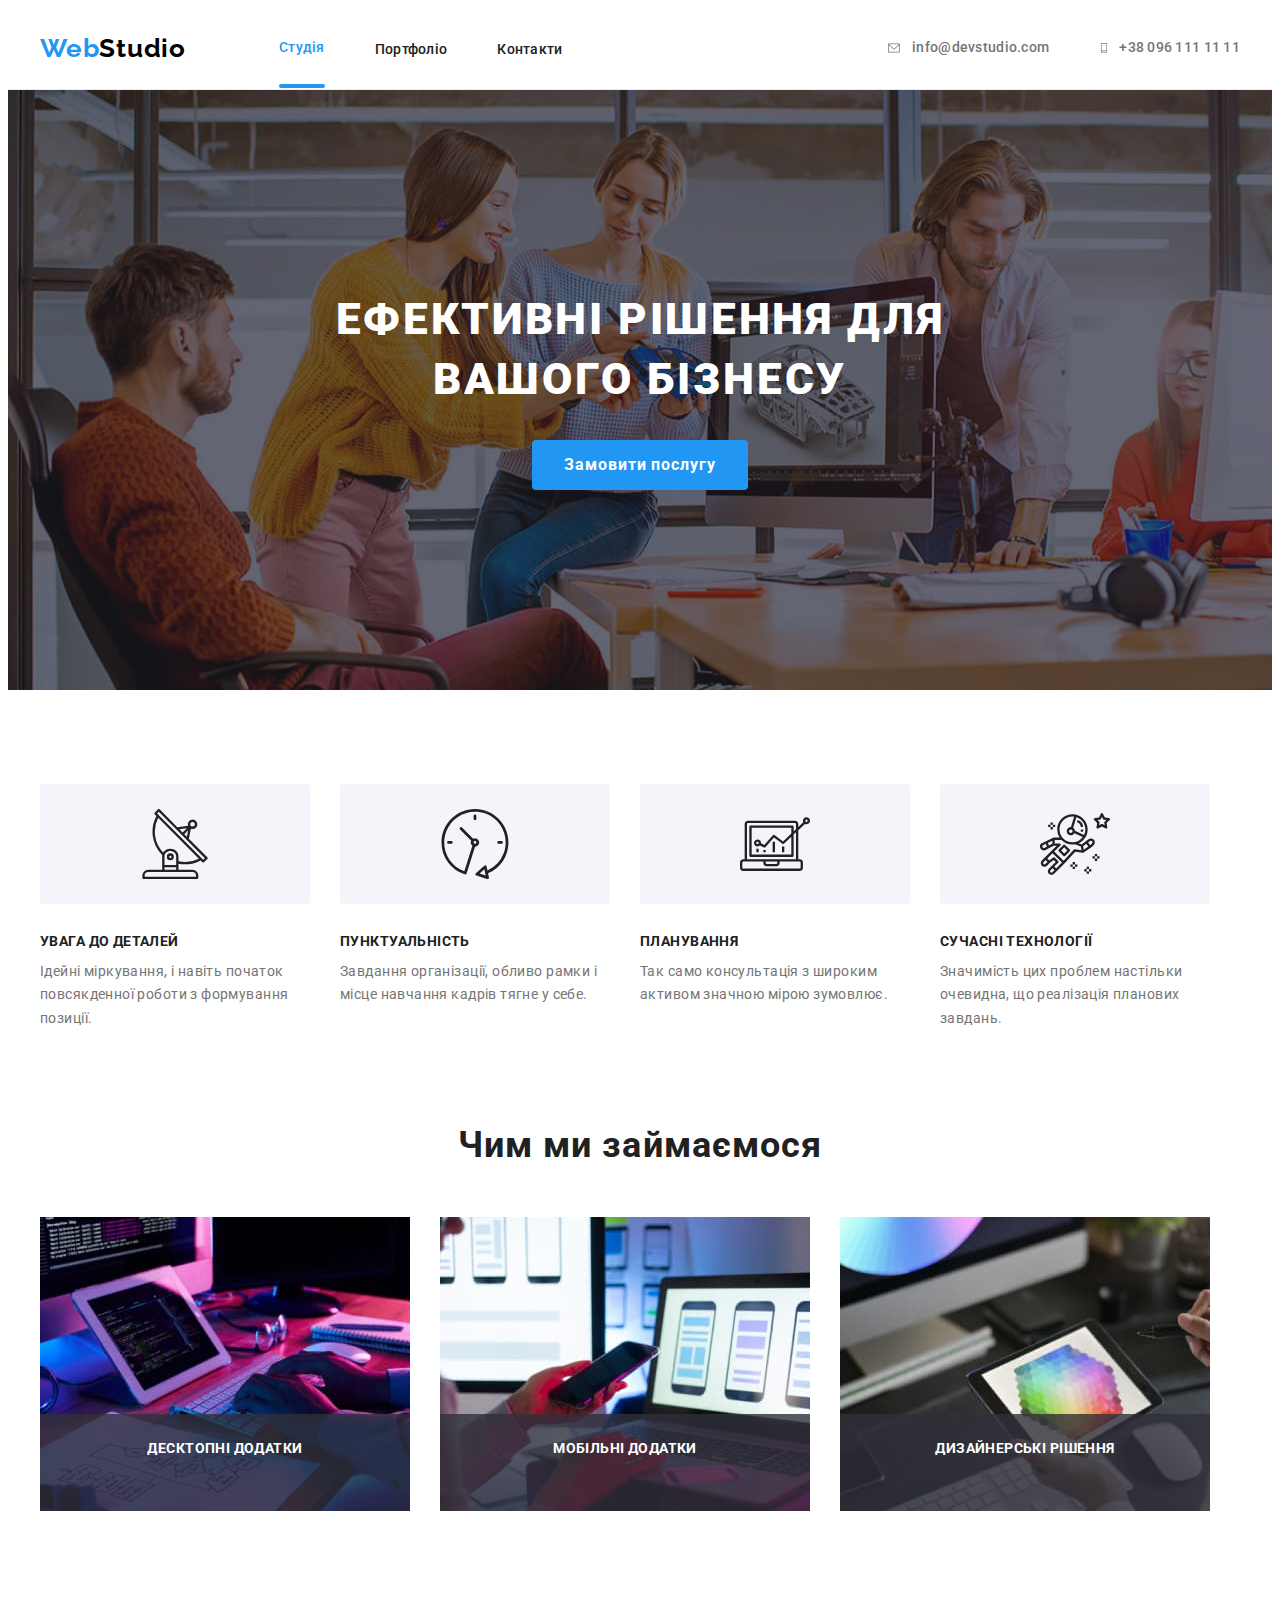
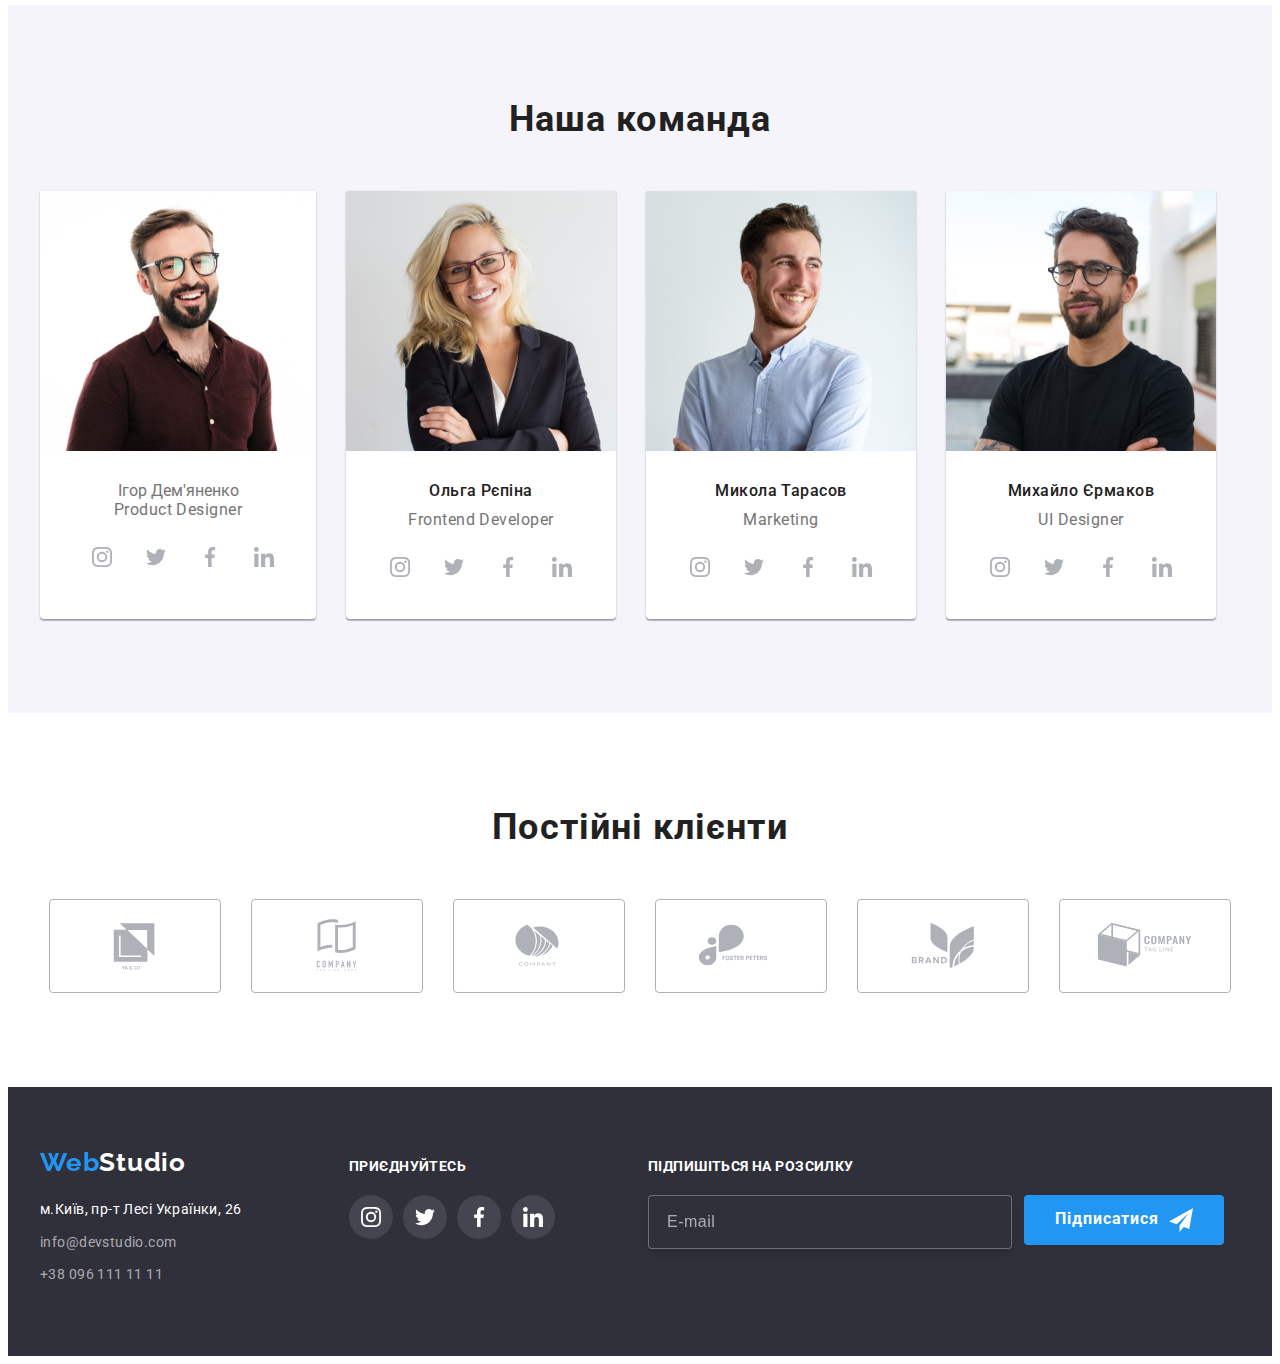
<file: index.html>
<!DOCTYPE html>
<html lang="uk">
  <head>
    <meta charset="UTF-8" />
    <meta http-equiv="X-UA-Compatible" content="IE=edge" />
    <meta name="viewport" content="width=device-width, initial-scale=1.0" />
    <title>Document</title>
    <link
      href="https://fonts.googleapis.com/css2?family=Raleway:wght@700&family=Roboto:wght@400;500;700;900&display=swap"
      rel="stylesheet"
    />
    <link
      rel="stylesheet"
      href="https://cdnjs.cloudflare.com/ajax/libs/modern-normalize/1.1.0/modern-normalize.min.css"
      integrity="sha512-wpPYUAdjBVSE4KJnH1VR1HeZfpl1ub8YT/NKx4PuQ5NmX2tKuGu6U/JRp5y+Y8XG2tV+wKQpNHVUX03MfMFn9Q=="
      crossorigin="anonymous"
      referrerpolicy="no-referrer"
    />
    <link rel="stylesheet" href="./css/styles.css" />
  </head>
  <body>

    <!--HEADER -->
    <header class="page-header">
      <div class="container header-container-new">
        <nav class="header-container">
          <a href="" class="link web">Web<span class="logo-studio">Studio</span></a>
         <!-- Site nav -->
         <ul class="nav list">
            <li class="item">
              <a href="" class="link current">Студія</a></li>
            <li class="item">
              <a href="./portfolio.html" class="link site-nav">Портфоліо</a></li>
            <li class="item">
              <a href="" class="link site-nav">Контакти</a></li>
         </ul>
        </nav>


      <div class="contact">

          <!-- Contact -->
         <ul class="menu-contacts list">
            <li class="item"><a href="mailto:info@devstudio.com" class="link contact">
      <svg class="contact-icon" width="16" height="12">
        <use href="./images/icons.svg#icon-envelope"></use>
      </svg>
      info@devstudio.com</a>
            </li>
            <li class="item"><a href="tel:+380961111111" class="link contact">
              <svg class="contact-icon" width="10" height="16">
        <use href="./images/icons.svg#icon-smartphone"></use>
      </svg>
              +38 096 111 11 11</a>
            </li>
          </ul>
      </div>
    </header>
    <main>

      <!--HERO-->
      <section class="hero">
        <div class="container">
          <div class="hero-content">
            <h1 class="hero-title">Ефективні рішення для <br />вашого бізнесу</h1>
      
            <button type="button" class="button primary" data-modal-open>Замовити послугу</button>
          </div>
        </div>
      </section>



      <!--SECTION-->
      <section class="section">
        <div class="container">
          <h2 class="section-title visually-hidden ">Наші переваги</h2>
          <ul class="list section-photo">
            <li class="item-section">
              <div class="item-section-new">
              <svg class="section-icon" width="70px" height="70px">
                <use href="./images/icons.svg#icon-antenna-1"></use>
              </svg>
            </div>
              <h3 class="section-title">Увага до деталей</h3>
              <p class="text">
                Ідейні міркування, і навіть початок повсякденної роботи з формування позиції.
              </p>
            </li>
            <li class="item-section">
              <div class="item-section-new">
              <svg class="section-icon" width="70px" height="70px">
                <use href="./images/icons.svg#icon-clock-1"></use>
              </svg>
            </div>
              <h3 class="section-title">Пунктуальність</h3>
              <p class="text">
                Завдання організації, обливо рамки і місце навчання кадрів тягне у себе.
              </p>
            </li>
            <li class="item-section">
              <div class="item-section-new">
              <svg class="section-icon" width="70px" height="70px">
                <use href="./images/icons.svg#icon-diagram-1"></use>
              </svg>
            </div>
              <h3 class="section-title">Планування</h3>
              <p class="text">Так само консультація з широким активом значною мірою зумовлює.</p>
            </li>
            <li class="item-section">
              <div class="item-section-new">
              <svg class="section-icon" width="70px" height="70px">
                <use href="./images/icons.svg#icon-astronaut-1"></use>
              </svg>
            </div>
              <h3 class="section-title">Сучасні технології</h3>
              <p class="text">
                Значимість цих проблем настільки очевидна, що реалізація планових завдань.
              </p>
            </li>
          </ul>
        </div>
      </section>






      <!-- Work -->
      <section class="work">
        <div class="container">
          <div class="work-content">
            <h2 class="work-title">Чим ми займаємося</h2>
            <ul class="list work-photo">
              <li class="work-img">
                <div class="thumb">
                <img src="images/img_1.jpg" alt="клавіатура" width="370" />
                <h3 class="work-title-img">Десктопні додатки</h3>
              </div>
              </li>
              <li class="work-img">
                <img src="images/img_2.jpg" alt="телефон" width="370" />
                <h3 class="work-title-img">Мобільні додатки</h3>
              </li>
              <li class="work-img">
                <img src="images/img_3.jpg" alt="планшет" width="370" />
                <h3 class="work-title-img">Дизайнерські рішення</h3>
              </li>
            </ul>
          </div>
        </div>
      </section>




      <!-- Team -->
      <section class="team">
        <div class="container color">
          <h2 class="about-team">Наша команда</h2>
          <ul class="list team-list">
             <li class="item-team">
               <img src="images/img1_1.jpg" alt="Фото Ігор" width="270" />
               <div class="team-content">
                <a class="new-team"
                 <h3 class="team-title">Ігор Дем'яненко</h3>
                 <p lang="en" class="team-proffesion">Product Designer</p>
                       <ul class="team-soc-list list">
                         <li class="team-soc-item">
                           <a href="" class="team-soc-link link">
                              <svg class="team-soc-icon" width="20" height="20">
                                <use href="./images/icons.svg#icon-instagram-2"></use>
                              </svg>
                           </a>
                         </li>
                         <li class="team-soc-item">
                            <a href="" class="team-soc-link link">
                              <svg class="team-soc-icon" width="20" height="20">
                                <use href="./images/icons.svg#icon-twitter-1"></use>
                              </svg>
                           </a>
                         </li>
                         <li class="team-soc-item">
                            <a href="" class="team-soc-link link">
                              <svg class="team-soc-icon" width="20" height="20">
                                <use href="./images/icons.svg#icon-facebook-1"></use>
                              </svg>
                           </a>
                         </li>
                         <li class="team-soc-item">
                            <a href="" class="team-soc-link link">
                              <svg class="team-soc-icon" width="20" height="20">
                                <use href="./images/icons.svg#icon-linkedin-1"></use>
                              </svg>
                           </a>
                         </li>
                       </ul>
               </div>
             </li>
             <li class="item-team">
              <img src="images/img2_1.jpg" alt="Фото Ольга" width="270" />
              <div class="team-content">
                <h3 class="team-title">Ольга Рєпіна</h3>
                <p lang="en" class="team-proffesion">Frontend Developer</p>
                  <ul class="team-soc-list list">
                         <li class="team-soc-item">
                           <a href="" class="team-soc-link link">
                              <svg class="team-soc-icon" width="20" height="20">
                                <use href="./images/icons.svg#icon-instagram-2"></use>
                              </svg>
                           </a>
                         </li>
                         <li class="team-soc-item">
                            <a href="" class="team-soc-link link">
                              <svg class="team-soc-icon" width="20" height="20">
                                <use href="./images/icons.svg#icon-twitter-1"></use>
                              </svg>
                           </a>
                         </li>
                         <li class="team-soc-item">
                            <a href="" class="team-soc-link link">
                              <svg class="team-soc-icon" width="20" height="20">
                                <use href="./images/icons.svg#icon-facebook-1"></use>
                              </svg>
                           </a>
                         </li>
                         <li class="team-soc-item">
                            <a href="" class="team-soc-link link">
                              <svg class="team-soc-icon" width="20" height="20">
                                <use href="./images/icons.svg#icon-linkedin-1"></use>
                              </svg>
                           </a>
                         </li>
                       </ul>
              </div>
            </li>      
            <li class="item-team">
                 <img src="images/img3_1.jpg" alt="Фото Микола" width="270" />
                <div class="team-content">
                  <h3 class="team-title">Микола Тарасов</h3>
                  <p lang="en" class="team-proffesion">Marketing</p>
                    <ul class="team-soc-list list">
                         <li class="team-soc-item">
                           <a href="" class="team-soc-link link">
                              <svg class="team-soc-icon" width="20" height="20">
                                <use href="./images/icons.svg#icon-instagram-2"></use>
                              </svg>
                           </a>
                         </li>
                         <li class="team-soc-item">
                            <a href="" class="team-soc-link link">
                              <svg class="team-soc-icon" width="20" height="20">
                                <use href="./images/icons.svg#icon-twitter-1"></use>
                              </svg>
                           </a>
                         </li>
                         <li class="team-soc-item">
                            <a href="" class="team-soc-link link">
                              <svg class="team-soc-icon" width="20" height="20">
                                <use href="./images/icons.svg#icon-facebook-1"></use>
                              </svg>
                           </a>
                         </li>
                         <li class="team-soc-item">
                            <a href="" class="team-soc-link link">
                              <svg class="team-soc-icon" width="20" height="20">
                                <use href="./images/icons.svg#icon-linkedin-1"></use>
                              </svg>
                           </a>
                         </li>
                       </ul>
                  </div>
            </li>
            <li class="item-team">
                <img src="images/img4_1.jpg" alt="Фото Михайло" width="270" />
                <div class="team-content">
                <h3 class="team-title">Михайло Єрмаков</h3>
                <p lang="en" class="team-proffesion">UI Designer</p>
                <ul class="team-soc-list list">
                         <li class="team-soc-item">
                           <a href="" class="team-soc-link link">
                              <svg class="team-soc-icon" width="20" height="20">
                                <use href="./images/icons.svg#icon-instagram-2"></use>
                              </svg>
                           </a>
                         </li>
                         <li class="team-soc-item">
                            <a href="" class="team-soc-link link">
                              <svg class="team-soc-icon" width="20" height="20">
                                <use href="./images/icons.svg#icon-twitter-1"></use>
                              </svg>
                           </a>
                         </li>
                         <li class="team-soc-item">
                            <a href="" class="team-soc-link link">
                              <svg class="team-soc-icon" width="20" height="20">
                                <use href="./images/icons.svg#icon-facebook-1"></use>
                              </svg>
                           </a>
                         </li>
                         <li class="team-soc-item">
                            <a href="" class="team-soc-link link">
                              <svg class="team-soc-icon" width="20" height="20">
                                <use href="./images/icons.svg#icon-linkedin-1"></use>
                              </svg>
                           </a>
                         </li>
                       </ul>
          </ul>
        </div>
      </section>
    </main>

<!----------------- CLIENTS ---------------->
      <section class="clients">
        <div class="container">
            <h2 class="clients-title">Постійні клієнти</h2>
              <ul class="clients-list list">
              <li class="clients-item">                        
                <a href="" class="clients-link link">
                <svg class="clients-logo" width="170" height="92">
                  <use href="./images/icons.svg#icon-Logo-6-1"></use>
                </svg>
                </a>                
              </li>
              <li class="clients-item">                        
                <a href="" class="clients-link link">
                <svg class="clients-logo" width="170" height="92">
                  <use href="./images/icons.svg#icon-Logo-7-1"></use>
                </svg>
                </a>
              </li>
              <li class="clients-item">                          
                <a href="" class="clients-link link">
                <svg class="clients-logo" width="170" height="92">
                  <use href="./images/icons.svg#icon-Logo-8-1"></use>
                </svg>
                </a>
              </li>
              <li class="clients-item">                           
                <a href="" class="clients-link link">
                <svg class="clients-logo" width="170" height="92">
                  <use href="./images/icons.svg#icon-Logo-9-1"></use>
                </svg>
                </a>
              </li>
              <li class="clients-item">                         
                <a href="" class="clients-link link">
                <svg class="clients-logo" width="170" height="92">
                  <use href="./images/icons.svg#icon-Logo-10-1"></use>
                </svg>
                </a>
              </li>
              <li class="clients-item">                         
                <a href="" class="clients-link link">
                <svg class="clients-logo" width="170" height="92">
                  <use href="./images/icons.svg#icon-Logo-11-1"></use>
                </svg>
                </a>
              </li>
            </ul>
        </div>
      </section>


  <footer class="finish">
      <div class="container footer">
        <div class="logo-contact">
        <a href="" class="link web">Web<span class="logo-studio-footer">Studio</span></a>
      
        <address class="contacts-address">
          
          <ul class="list contacts-list">
            <li class="contacts-item">
              <a
                href="https://goo.gl/maps/cSazSaJ8c9VCCnmr8"
                target="_blank"
                rel="noopener noreferrer"
                class="link address-location"
                >м.Київ, пр-т Лесі Українки, 26
              </a>
            </li>
            <li class="contacts-item">
              <a href="mailto:info@devstudio.com" class="link address">info@devstudio.com</a>
            </li>
            <li class="contacts-item">
              <a href="tel:+380961111111" class="link address">+38 096 111 11 11</a>
            </li>
          </ul>
        </address>
      </div>
      <div class="soc">
        <p class="soc-title">Приєднуйтесь</p>   
        <ul class="finish-soc-list list">
                         <li class="finish-soc-item">
                           <a href="" class="finish-soc-link link">
                              <svg class="finish-soc-icon" width="20" height="20">
                                <use href="./images/icons.svg#icon-instagram-2"></use>
                              </svg>
                           </a>
                         </li> 
                         <li class="finish-soc-item">
                           <a href="" class="finish-soc-link link">
                              <svg class="finish-soc-icon" width="20" height="20">
                                <use href="./images/icons.svg#icon-twitter-1"></use>
                              </svg>
                           </a>
                         </li>
                          <li class="finish-soc-item">
                           <a href="" class="finish-soc-link link">
                              <svg class="finish-soc-icon" width="20" height="20">
                                <use href="./images/icons.svg#icon-facebook-1"></use>
                              </svg>
                           </a>
                         </li>
                          <li class="finish-soc-item">
                           <a href="" class="finish-soc-link link">
                              <svg class="finish-soc-icon" width="20" height="20">
                                <use href="./images/icons.svg#icon-linkedin-1"></use>
                              </svg>
                           </a>
                         </li>
        </ul>
      </div>

  <form class="join-us">
  <label class="title-join">Підпишіться на розсилку<div class="email-join">
  <input type="text" name="email" class="email-text" placeholder="E-mail">
</label>
<button type="submit" class="btn-submit-title"><span class="text-join">Підписатися</span>
  <svg class="icon-send" width="24" height="24">
    <use href="./images/icons.svg#icon-icon-send-1"></use>
  </svg>
</button>
</div>
</form>
</div>



    </footer>
<div class="backdrop is is-hidden" data-modal>
<div class="modal">
  <button type="button" class="press" data-modal-close>
<svg class="modal-icon" width="18" height="18">
  <use href="./images/icons.svg#icon-close-black-18dp-2-1-1"></use>
</svg>
 </button>
<p class="modal-title">Залиште свої дані, ми вам передзвонимо</p>



<form class="modal-form">

  <div class="modal-field">
  <label for="username" class="modal-label">Ім'я</label>
  <div class="input-wrap">
      <input 
      type="user"
      class="modal-inpute"
      name="user"
      id="user"
       />
      <svg class="input-icon" width="18" height="18">
        <use href="./images/icons.svg#icon-person-1"></use>
      </svg>
  </div>
  </div>

  <div class="modal-field">
  <label for="tel" class="modal-label">Телефон</label>
  <div class="input-wrap">
    <input 
    type="tel"
    class="modal-inpute"
    name="tel"
    id="tel"
    />
    <svg class="input-icon" width="18" height="18">
      <use href="./images/icons.svg#icon-phone-1"></use>
    </svg>
  </div>
  </div>

  <div class="modal-field">
  <label for="email" class="modal-label">Пошта</label>
  <div class="input-wrap">
    <input 
    type="email"
    class="modal-inpute"
    name="email"
    id="email"
    />
    <svg class="input-icon" width="18" height="18">
    <use href="./images/icons.svg#icon-email-1"></use>
    </svg>
  </div>
  </div>


<div class="modal-field">
<label for="user-coment" class="modal-label">Коментар</label>
  <textarea name="user-coment"
    class="modal-coment"
    id="user-coment" placeholder="Введіть текст"></textarea>
  </div>


<div class="btn-check">
<label for="privacy" class="check-text">
    <input 
    type="checkbox" 
    name="privacy" 
    id="privacy" 
    class="input-check visually-hidden"> 
        <svg class="check-icon" width="16" height="15">
          <use class="uncheck" href="./images/icons.svg#icon-Vector-2-1"></use>
          <use class="check" href="./images/icons.svg#icon-icon-check-1"></use>
        </svg><span class="check-text-agreement">Погоджуюся з розсилкою та приймаю<a href="" class="check-link">Умови договору</a>
    </span>
</label>
<button type="submit" class="btn-modal">Відправити</button>
</div>

</form>

 </div>
 <script src="./js/modal.js"></script>
  </body>
</html>
</file>
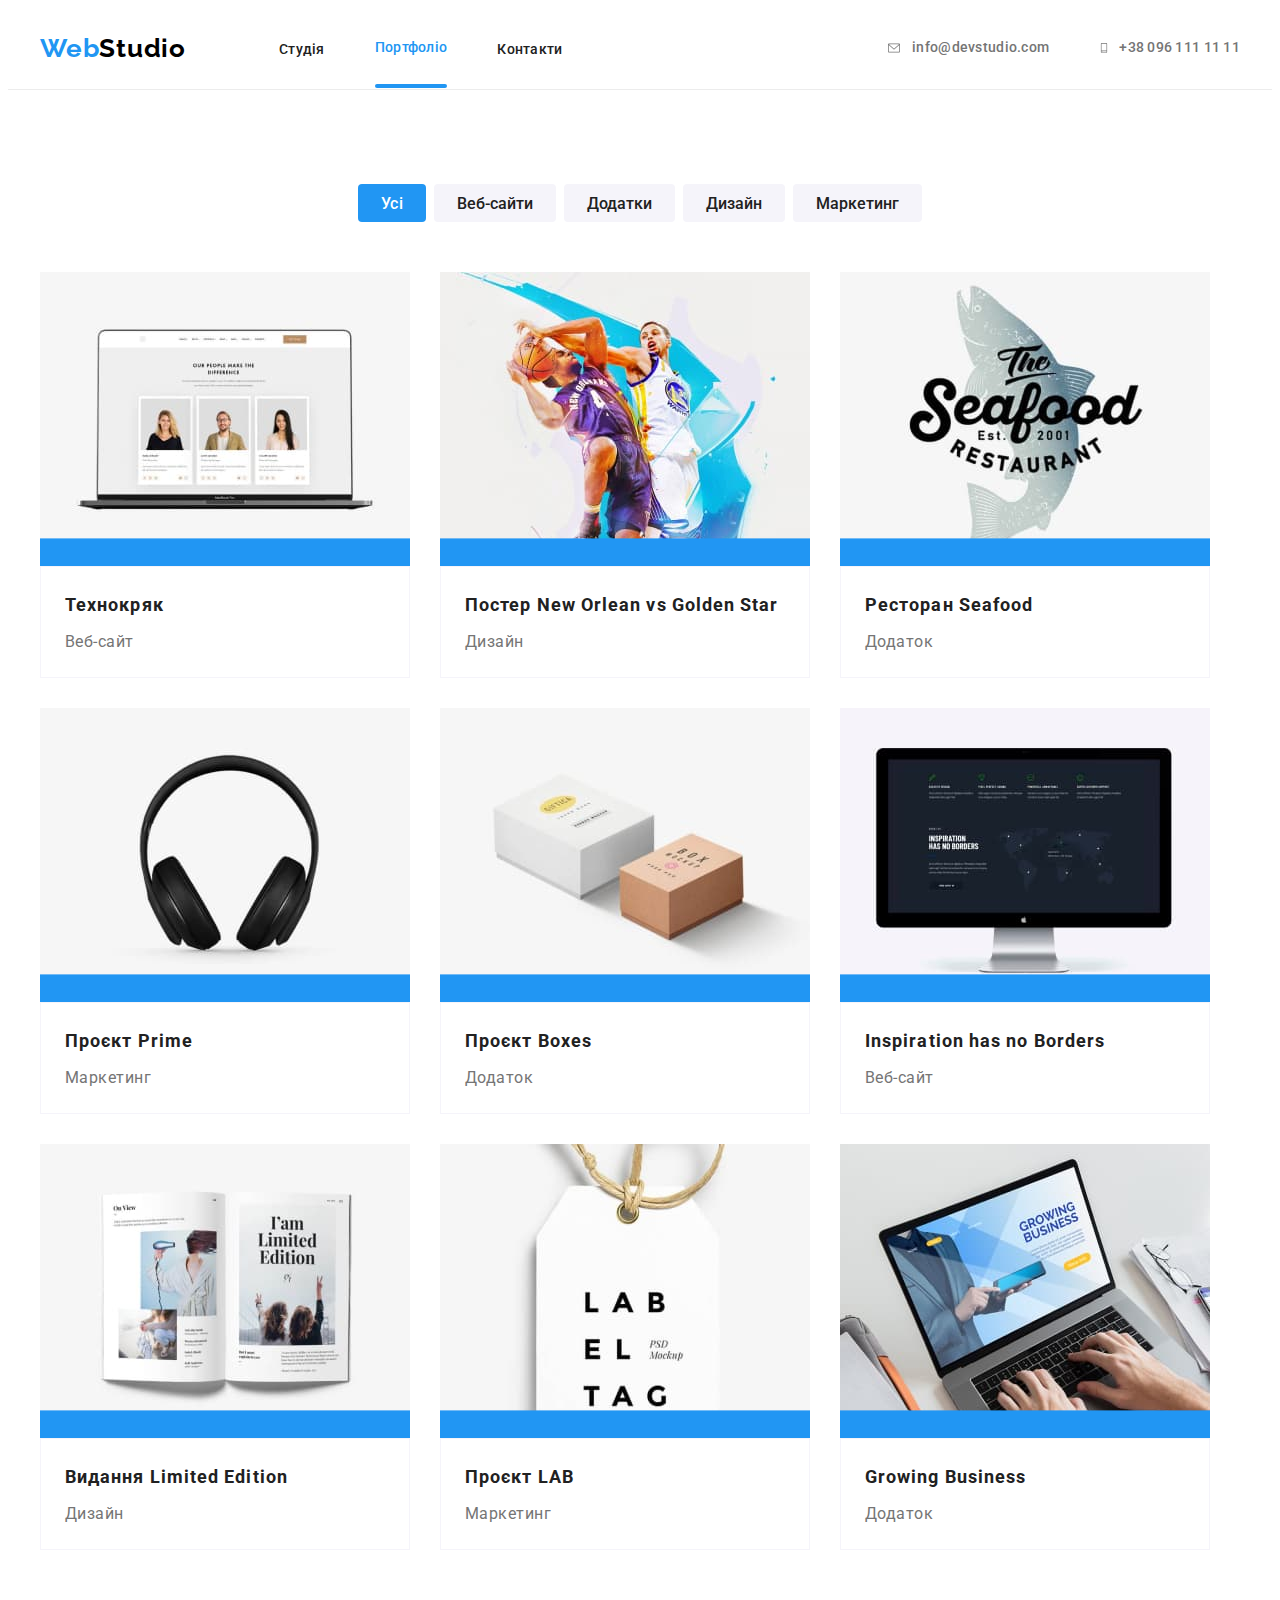
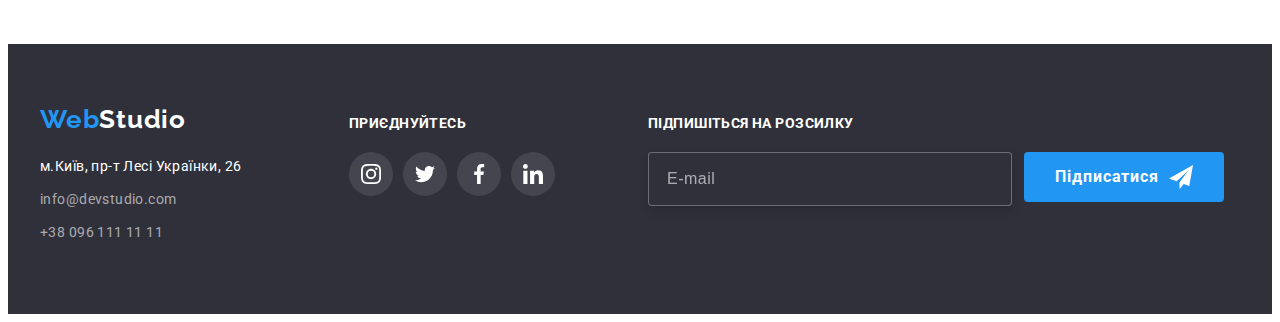
<file: portfolio.html>
<!DOCTYPE html>
<html lang="uk">
  <head>
    <meta charset="UTF-8" />
    <meta http-equiv="X-UA-Compatible" content="IE=edge" />
    <meta name="viewport" content="width=device-width, initial-scale=1.0" />
    <title>Document</title>
    <link
      href="https://fonts.googleapis.com/css2?family=Raleway:wght@700&family=Roboto:wght@400;500;700;900&display=swap"
      rel="stylesheet"
    />
    <link
      rel="stylesheet"
      href="https://cdnjs.cloudflare.com/ajax/libs/modern-normalize/1.1.0/modern-normalize.min.css"
      integrity="sha512-wpPYUAdjBVSE4KJnH1VR1HeZfpl1ub8YT/NKx4PuQ5NmX2tKuGu6U/JRp5y+Y8XG2tV+wKQpNHVUX03MfMFn9Q=="
      crossorigin="anonymous"
      referrerpolicy="no-referrer"
    />
    <link rel="stylesheet" href="./css/styles.css" />
  </head>
  <body>

    <!--HEADER -->

   <header class="page-header">
      <div class="container header-container-new">
        <nav class="header-container" >
          <a href="" class="link web">Web<span class="logo-studio">Studio</span></a>
         <!-- Site nav -->
         <ul class="nav list">
          <li class="item"><a href="./index.html" class="link site-nav">Студія</a></li>
          <li class="item"><a href="./portfolio.html" class="link current">Портфоліо</a></li>
          <li class="item"><a href="" class="link site-nav">Контакти</a></li>
       </ul>
        </nav>
      <div class="contact">

          <!-- Contact -->
         <ul class="menu-contacts list">
            <li class="item"><a href="mailto:info@devstudio.com" class="link contact">
      <svg class="contact-icon" width="16" height="12">
        <use href="./images/icons.svg#icon-envelope"></use>
      </svg>
      info@devstudio.com</a>
            </li>
            <li class="item"><a href="tel:+380961111111" class="link contact">
              <svg class="contact-icon" width="10" height="16">
        <use href="./images/icons.svg#icon-smartphone"></use>
      </svg>
              +38 096 111 11 11</a>
            </li>
          </ul>
      </div>
    </header>

    <main>

      <section class="portfolio">
        <div class="container">
        <h1 class="visually-hidden">Наше портфоліо</h1>
        <ul class="list filter-list">
          <li class="item-button"><button type="button" class="filter">Усі</button></li>
          <li class="item-button"><button type="button" class="simple">Веб-сайти</button></li>
          <li class="item-button"><button type="button" class="simple">Додатки</button></li>
          <li class="item-button"><button type="button" class="simple">Дизайн</button></li>
          <li class="item-button"><button type="button" class="simple">Маркетинг</button></li>
        </ul>
        <ul class="list portfolio-list">
          <li class="elements">
            <a href="" class="portfolio-item link">
            <div class="portfolio-top-wrap">
            <img src="images/img_techno.jpg" alt="технокряк" width="370" />
           <p class="portfolio-top-text">Ресурс пропонує комплексні пропозиції з різним рівнем функціоналу та сервісів. Все це дозволить відвідувачу отримати вичерпні відомості про компанію чи приватну особу.</p>         
          </div>
           <div class="total-portfolio">
              <h2 class="name-portfolio">Технокряк</h2>
              <p class="text-portfolio">Веб-сайт</p>
            </div>
          </a>
          </li>
          <li class="elements">
             <a href="" class="portfolio-item link">
            <div class="portfolio-top-wrap">  
            <img src="images/img_new_orlean.jpg" alt="постер" width="370" />
              <p class="portfolio-top-text">Ресурс пропонує комплексні пропозиції з різним рівнем функціоналу та сервісів. Все це дозволить відвідувачу отримати вичерпні відомості про компанію чи приватну особу.</p>
            </div>
              <div class="total-portfolio">    
                <h2 class="name-portfolio">Постер<span lang="en"> New Orlean vs Golden Star </span></h2>
                <p class="text-portfolio">Дизайн</p>
            </div>
             </a>
          </li>
          <li class="elements">
             <a href="" class="portfolio-item link">
            <div class="portfolio-top-wrap">
            <img src="images/img_seafood.jpg" alt="ресторан" width="370" />
            <p class="portfolio-top-text">Ресурс пропонує комплексні пропозиції з різним рівнем функціоналу та сервісів. Все це дозволить відвідувачу отримати вичерпні відомості про компанію чи приватну особу.</p>
            </div>
            <div class="total-portfolio">
              <h2 class="name-portfolio">Ресторан<span lang="en"> Seafood</span></h2>
              <p class="text-portfolio">Додаток</p>
              </div>
             </a>
          </li>
          <li class="elements">
             <a href="" class="portfolio-item link">
             <div class="portfolio-top-wrap">
            <img src="images/img_prime.jpg" alt="prime" width="370" />
            <p class="portfolio-top-text">Ресурс пропонує комплексні пропозиції з різним рівнем функціоналу та сервісів. Все це дозволить відвідувачу отримати вичерпні відомості про компанію чи приватну особу.</p>
            </div>
            <div class="total-portfolio">
              <h2 class="name-portfolio">Проєкт <span lang="en"> Prime</span></h2>
              <p class="text-portfolio">Маркетинг</p>
            </div>
            </a>
          </li>
          <li class="elements">
             <a href="" class="portfolio-item link">
             <div class="portfolio-top-wrap">
              <img src="images/img_boxes.jpg" alt="boxes" width="370" />
              <p class="portfolio-top-text">Ресурс пропонує комплексні пропозиції з різним рівнем функціоналу та сервісів. Все це дозволить відвідувачу отримати вичерпні відомості про компанію чи приватну особу.</p>
            </div>
              <div class="total-portfolio">
                <h2 class="name-portfolio">Проєкт <span lang="en">Boxes</span></h2>
                <p class="text-portfolio">Додаток</p>
              </div>
             </a>
          </li>
          <li class="elements">
             <a href="" class="portfolio-item link">
             <div class="portfolio-top-wrap">
            <img src="images/img_inspiration.jpg" alt="inspiration" width="370" />
            <p class="portfolio-top-text">Ресурс пропонує комплексні пропозиції з різним рівнем функціоналу та сервісів. Все це дозволить відвідувачу отримати вичерпні відомості про компанію чи приватну особу.</p>
            </div>
            <div class="total-portfolio">
              <h2 lang="en" class="name-portfolio">Inspiration has no Borders</h2>
              <p class="text-portfolio">Веб-сайт</p>
            </div>
             </a>
          </li>
          <li class="elements">
             <a href="" class="portfolio-item link">
             <div class="portfolio-top-wrap">
            <img src="images/img_limited_edition.jpg" alt="edition" width="370" />
           <p class="portfolio-top-text">Ресурс пропонує комплексні пропозиції з різним рівнем функціоналу та сервісів. Все це дозволить відвідувачу отримати вичерпні відомості про компанію чи приватну особу.</p>
            </div>
            <div class="total-portfolio">
              <h2 class="name-portfolio">Видання <span lang="en">Limited Edition</span></h2>
              <p class="text-portfolio">Дизайн</p>
            </div>
             </a>
          </li>
          <li class="elements">
             <a href="" class="portfolio-item link">
             <div class="portfolio-top-wrap">
            <img src="images/img_lab.jpg" alt="lab" width="370" />
            <p class="portfolio-top-text">Ресурс пропонує комплексні пропозиції з різним рівнем функціоналу та сервісів. Все це дозволить відвідувачу отримати вичерпні відомості про компанію чи приватну особу.</p>
            </div>
            <div class="total-portfolio">
              <h2 class="name-portfolio">Проєкт<span lang="en"> LAB</span></h2>
              <p class="text-portfolio">Маркетинг</p>
            </div>
             </a>
          </li>
          <li class="elements">
             <a href="" class="portfolio-item link">
             <div class="portfolio-top-wrap">
            <img src="images/img_growing_business.jpg" alt="growing business" width="370" />
            <p class="portfolio-top-text">Ресурс пропонує комплексні пропозиції з різним рівнем функціоналу та сервісів. Все це дозволить відвідувачу отримати вичерпні відомості про компанію чи приватну особу.</p>
            </div>
            <div class="total-portfolio">
            <h2 lang="en" class="name-portfolio">Growing Business</h2>
            <p class="text-portfolio">Додаток</p>
            </div>
             </a>
          </li>
        </ul>
        </div>
      </section>
    </main>


   <footer class="finish">
      <div class="container footer">
        <div class="logo-contact">
        <a href="" class="link web">Web<span class="logo-studio-footer">Studio</span></a>
      
        <address class="contacts-address">
          
          <ul class="list contacts-list">
            <li class="contacts-item">
              <a
                href="https://goo.gl/maps/cSazSaJ8c9VCCnmr8"
                target="_blank"
                rel="noopener noreferrer"
                class="link address-location"
                >м.Київ, пр-т Лесі Українки, 26
              </a>
            </li>
            <li class="contacts-item">
              <a href="mailto:info@devstudio.com" class="link address">info@devstudio.com</a>
            </li>
            <li class="contacts-item">
              <a href="tel:+380961111111" class="link address">+38 096 111 11 11</a>
            </li>
          </ul>
        </address>
      </div>
      <div class="soc">
        <p class="soc-title">Приєднуйтесь</p>   
        <ul class="finish-soc-list list">
                         <li class="finish-soc-item">
                           <a href="" class="finish-soc-link link">
                              <svg class="finish-soc-icon" width="20" height="20">
                                <use href="./images/icons.svg#icon-instagram-2"></use>
                              </svg>
                           </a>
                         </li> 
                         <li class="finish-soc-item">
                           <a href="" class="finish-soc-link link">
                              <svg class="finish-soc-icon" width="20" height="20">
                                <use href="./images/icons.svg#icon-twitter-1"></use>
                              </svg>
                           </a>
                         </li>
                          <li class="finish-soc-item">
                           <a href="" class="finish-soc-link link">
                              <svg class="finish-soc-icon" width="20" height="20">
                                <use href="./images/icons.svg#icon-facebook-1"></use>
                              </svg>
                           </a>
                         </li>
                          <li class="finish-soc-item">
                           <a href="" class="finish-soc-link link">
                              <svg class="finish-soc-icon" width="20" height="20">
                                <use href="./images/icons.svg#icon-linkedin-1"></use>
                              </svg>
                           </a>
                         </li>
        </ul>
      </div>
      <div>
      </div>
        <form class="join-us">
  <label class="title-join">Підпишіться на розсилку<div class="email-join">
  <input type="text" name="email" class="email-text" placeholder="E-mail">
</label>
<button type="submit" class="btn-submit-title"><span class="text-join">Підписатися</span>
  <svg class="icon-send" width="24" height="24">
    <use href="./images/icons.svg#icon-icon-send-1"></use>
  </svg>
</button>
</div>
</form>
</div>

    </footer>
  </body>
</html>
</file>
<file: css/styles.css>
:root {
--primary-text-color: #757575;
--title-text-color: #212121;
--accent-color: #2196F3;
--white-color: #FFFFFF;
--black-color: #000;
--background-color-hero: #2F303A;
--background-color-grey: #F5F4FA;
--background-color-finish: #2F303A;
--color-address: rgba(255, 255, 255, 0.6);
}


body {
    background-color: var(--white-color);
    color: var(--primary-text-color);
    font-family: 'Roboto', sans-serif;
}
p, h1, h2, h3, h4, h5, h6 {
    margin: 0;
}
ul, ol {
    margin: 0;
    padding-left: 0;
    list-style: none;
}
button {
    cursor: pointer;
    font-family: inherit;
}
address {
    font-style: normal;
}
img {
    display: block;
}
a {
    text-decoration: none;
}


.container {
  width: 100%;
  max-width: 1200px;
  padding-left: 15px;
  padding-right: 15px;
  margin: 0 auto;
  
}
.link:hover,
.link:focus {
    color: var(--accent-color);
}
/* ------------------HEADER ---------------------------> */
.page-header {
    padding-top: 25px;
    padding-bottom: 25px;
    border-bottom: 1px solid #ECECEC;
}
.header-container {
    display: flex;
    align-items: center;
    justify-content: center;
}

/* Logo */
.link.web {
   margin-right: 93px;

}
.item + .item {
    margin-left: 50px;
}

.web {
    color: var(--accent-color);
    font-family: Raleway, sans-serif;
    font-weight: 700;
    font-size: 26px;
    line-height: 1.19;
    letter-spacing: 0.03em;
    text-decoration: none;

    transition: background-color 250ms cubic-bezier(0.4, 0, 0.2, 1);
}
.web:hover,
.web:focus {
    color: var(--accent-color);
}


.logo-studio {
    color: var(--black-color);
    font-family: Raleway, sans-serif;
    font-weight: 700;
    font-size: 26px;
    line-height: 1.19;
    letter-spacing: 0.03em;
    text-decoration: none;
}



/* ------------------SITE-NAV ---------------------------> */
.site-nav {
    color: var(--title-text-color);
    font-weight: 500;
    font-size: 14px;
    line-height: 1.14;
    letter-spacing: 0.02em;
    text-decoration: none;

    transition: color 250ms cubic-bezier(0.4, 0, 0.2, 1);
}
.header-container-new {
    display: flex;
    align-items: center;
}
.site-nav:hover,
.site-nav:focus  {
    color: var(--accent-color);
}
.current:hover,
.current:focus {
    color: var(--accent-color);
}
.item {
    position: relative; }
.nav.list {
    display: flex;
    align-items: center;
}
.current {
    display: flex;
    color: var(--accent-color);
    font-weight: 500;
    font-size: 14px;
    line-height: 1.14;
    letter-spacing: 0.02em;
    text-decoration: none;

    
    transition: color 250ms cubic-bezier(0.4, 0, 0.2, 1);
    
}
.current::after {
    content: "";
    position: absolute;
    width: 100%;
    height: 4px;
    background: #2196F3;
    border-radius: 2px;
    bottom: -32px;         
}


/* ------------------CONTACT ---------------------------> */
.contact {
    color: var(--primary-text-color);
    font-weight: 500;
    font-size: 14px;
    line-height: 1.14;
    letter-spacing: 0.02em;
    text-decoration: none;
    margin-left: auto;

}
  .menu-contacts.list {
    display: flex;
} 


.contact {
    display: flex;
    align-items: center;

    transition: color 250ms cubic-bezier(0.4, 0, 0.2, 1);
}

.contact:hover,
.contact:focus {
    color: var(--accent-color);
    
}
.contact-icon {
    margin-right: 10px;
    fill: currentColor;
}

 




/* ------------------HERO ---------------------------> */
.hero-content {
    text-align: center;
    flex-grow: 1;
    
}
.hero-title {
    color: var(--white-color);

    font-style: normal;
    font-weight: 900;
    font-size: 44px;
    line-height: 1.36;
    text-align: center;
    letter-spacing: 0.06em;
    text-transform: uppercase;
}

.hero {
    background-color: var(--background-color-hero);
    background-image: linear-gradient(rgba(47, 48, 58, 0.4), rgba(47, 48, 58, 0.4)), url(../images/hero_background.jpg);
    max-width: 1600px;
    margin: 0 auto;
    padding-bottom: 200px;
    padding-top: 200px;


}


/* Button */
.button {
    display: inline-block;
    border: 1px solid transparent;
    min-width: 216px;
    

    color: var(--white-color);
    background-color: var(--accent-color);

}

.button.primary {
    height: 50px;
    font-weight: 700;
    font-size: 16px;
    line-height: 1.88;
    align-items: center;
    text-align: center;
    letter-spacing: 0.06em;


    color: var(--white-color);
    background-color: var(--accent-color);

    border-radius: 4px;
    border: none;
    padding: 10px 32px;
    margin-top: 30px;

    transition: color 250ms cubic-bezier(0.4, 0, 0.2, 1),
    background-color 250ms cubic-bezier(0.4, 0, 0.2, 1);  
}
.button.primary:hover,
.button.primary:focus {
    box-shadow: 0px 4px 4px rgba(0, 0, 0, 0.15);
    background-color: #188CE8;
}



/* ------------------SECTION ---------------------------> */
.section {
    padding: 94px 0px;
}
.section-photo {
    display: flex;
}
.section-title {
    margin-bottom: 10px;
    color: var(--title-text-color);
    font-weight: 700;
    font-size: 14px;
    line-height: 1.14;
    letter-spacing: 0.03em;
    text-transform: uppercase;
}
.section-photo { 
gap: 30px;
 } 
.item-section {
    width: 270px;
}
.text {
    font-weight: 400;
    font-size: 14px;
    line-height: 1.71;
    letter-spacing: 0.03em;
}
.item-section-new {
    min-width: 270px;
    height: 120px;
    background-color: #F5F4FA;
    border-radius: 4px;
    margin-bottom: 30px;
    justify-content: center;
    align-items: center;
    display: flex;

}
.section-icon {
    fill: #212121;
    width: 70px;
    height: 70px;
}

/* ------------------WORK ---------------------------> */
.work {
    padding-bottom: 94px;
}
.work-photo {
    display: flex;
    gap: 30px;
}

.work-img {
flex-basis: calc((100%-60px)/3);
position: relative;
}

.work-title {
    margin-bottom: 50px;
    color: var(--title-text-color);
    font-weight: 700;
    font-size: 36px;
    line-height: 1.16;
    text-align: center;
    letter-spacing: 0.03em;
    text-align: center;
    
}
.work-title-img {
    position: absolute;
    bottom: 0;
    font-weight: 700;
    font-size: 14px;
    line-height: 1.14;
    text-align: center;
    letter-spacing: 0.03em;
    text-transform: uppercase;
    color: var(--white-color);
    background: rgba(47, 48, 58, 0.8);
    width: 100%;
    height: 70px;
    padding-top: 27px;
}

/*
color: var(--white-color)
*/




/* ------------------TEAM ---------------------------> */

.team-content {
    
    padding: 30px 30px;
    text-align: center;
}

.team-list {
    display: flex;
    gap: 30px;
}
.item-team {
    width: calc((100%-30px)/4);
    gap: 30px;
    background-color: var(--white-color);
}




.team {
    padding: 94px 0px;
    background-color: var(--background-color-grey);
}

.about-team {
    color: var(--title-text-color);
    margin-bottom: 50px;


    font-weight: 700;
    font-size: 36px;
    line-height: 1.16;
    text-align: center;
    letter-spacing: 0.03em;
    text-align: center;
}

.team-title {
    padding-bottom: 10px;
    color: var(--title-text-color);
    font-weight: 500;
    font-size: 16px;
    line-height: 1.19;
    letter-spacing: 0.03em;
}

.team-proffesion {
    color: var(--primary-text-color);
    font-weight: 400;
    font-size: 16px;
    line-height: 1.19;
    letter-spacing: 0.03em;
    margin-bottom: 16px;
}

.team-soc-list {
    display: flex;
    justify-content: center;
    gap: 10px;
}

.team-soc-item {
    height: 44px;
    width: 44px;
    fill: currentColor;
}

.team-soc-link {
    width: 100%;
    height: 100%;
    border-radius: 50%;
    display: flex;
    justify-content: center;
    align-items: center;
    color: #AFB1B8;
    background-color: var(--white-color);

    transition: color 250ms cubic-bezier(0.4, 0, 0.2, 1), background-color 250ms cubic-bezier(0.4, 0, 0.2, 1);

}
 
.team-soc-icon {
    fill: currentColor;
}
.team-soc-link:hover,
.team-soc-link:focus {
    background-color: var(--accent-color);
    color: var(--white-color);
}

.team-soc-link:hover .team-soc-icon, 
.team-soc-link:focus .team-soc-icon {
    fill: var(--white-color);  
}



.item-team {
background: #FFFFFF;
box-shadow: 0px 1px 3px rgba(0, 0, 0, 0.12),
0px 1px 1px rgba(0, 0, 0, 0.14),
0px 2px 1px rgba(0, 0, 0, 0.2);
border-radius: 0px 0px 4px 4px;


}


/* ------------------CLIENTS ---------------------------> */

.clients {
    padding: 94px 0;
}
.clients-title {
    margin-bottom: 50px;
    color: var(--title-text-color);
    font-weight: 700;
    font-size: 36px;
    line-height: 1.16;
    text-align: center;
    letter-spacing: 0.03em;
    text-align: center;
}
 .clients-list { 
    display: flex;
    justify-content: center;
    gap: 30px;
 }
 .clients-link { 
    height: 92px;
    width: 170px;
    border: 1px solid #AFB1B8;
    border-radius: 4px;
    display: flex;
    justify-content: center;
    align-items: center;
    color: #AFB1B8;
    background-color: var(--white-color);


    transition: color 250ms cubic-bezier(0.4, 0, 0.2, 1),
    border-color 250ms cubic-bezier(0.4, 0, 0.2, 1);
}


.new-list {
    display: flex;
}

.clients-logo {
    height: 60px;
    width: 106px;
    fill: currentColor;
    transition: fill 250ms cubic-bezier(0.4, 0, 0.2, 1);
}

.clients-link:hover ,
.clients-link:focus {
border-color: var(--accent-color);
color: var(--white-color);
}

.clients-link:hover .clients-logo,
.clients-link:focus .clients-logo {
    fill: var(--accent-color);
}

/* ------------------FOOTER ---------------------------> */
.finish {
    padding-top: 60px;
    padding-bottom: 60px;
    background-color: var(--background-color-finish);
}
.contacts-item {
    margin-bottom: 9px;
}
.contacts-address {
margin-top: 20px;
}
.soc-title {
    font-weight: 700;
    font-size: 14px;
    line-height: 1.14;
    letter-spacing: 0.03em;
    text-transform: uppercase;
}
.logo-studio-footer {
    color: var(--white-color);
    font-family: Raleway, sans-serif;
    font-weight: 700;
    font-size: 26px;
    line-height: 1.19;
    letter-spacing: 0.03em;
    text-decoration: none;
}
.address-location {
    color: var(--white-color);
    font-style: normal;
    font-size: 14px;
    line-height: 1.71;
    text-decoration: none;
    letter-spacing: 0.03em;
    
    transition: color 250ms cubic-bezier(0.4, 0, 0.2, 1);
}
.address-location:hover,
.address-location:focus {
color: var(--accent-color);
}
.address {
    color: var(--color-address);
    font-style: normal;
    font-size: 14px;
    line-height: 1.71;
    letter-spacing: 0.03em;
    text-decoration: none;

    transition: color 250ms cubic-bezier(0.4, 0, 0.2, 1);
    }
.address:hover,
.address:focus {
    color: var(--accent-color);
}
.container.footer {
    display: flex;
    align-items: baseline;
}
.soc-title {
    color: var(--white-color);
    font-weight: 700;
    font-size: 14px;
    line-height: 1.14;
    letter-spacing: 0.03em;
    text-transform: uppercase;
    margin-top: 12px;
    margin-left: 70px; 
    margin-bottom: 20px;
}


.finish-soc-item {
    width: 44px;
    height: 44px;
    
}
.finish-soc-list {
    display: flex;
    gap: 10px;
    margin-left: 70px; 

}
.finish-soc-link {
    width: 100%;
    height: 100%;
    border-radius: 50%;
    color: var(--white-color);
    background-color: rgba(255, 255, 255, 0.1);
    display: flex;
    justify-content: center;
    align-items: center;

    transition: color 250ms cubic-bezier(0.4, 0, 0.2, 1),
    background-color 250ms cubic-bezier(0.4, 0, 0.2, 1);
    }
.finish-soc-icon {
    fill: currentColor;
}
.finish-soc-link:hover,
.finish-soc-link:focus {
    background-color: var(--accent-color);
    color: var(--background-color-grey);
}

.title-join {
    font-weight: 700;
    font-size: 14px;
    line-height: 1.14;
    letter-spacing: 0.03em;
    text-transform: uppercase;
    
    color: var(--white-color);

}
.join-us {
    margin-left: 93px;
}
 .btn-submit-title { 
       display: flex;
        color: var(--white-color);
        background-color: var(--accent-color);
        border-radius: 4px;
        border: none;
        width: 200px;
        height: 50px;
        justify-content: center;
        align-items: center;
        outline: transparent;
        margin-top: 20px;
        transition: box-shadow 250ms cubic-bezier(0.4, 0, 0.2, 1);
} 
.text-join {
        font-weight: 700;
        font-size: 16px;
        line-height: 1.9;
        letter-spacing: 0.06em;
        align-items: center;
        justify-content: center;
        text-align: center;
        
}

.email-text{
    height: 50px;
    width: 358px;
    margin-right: 12px;
    border: 1px solid rgba(255, 255, 255, 0.3);
    filter: drop-shadow(0px 4px 4px rgba(0, 0, 0, 0.15));
    border-radius: 4px;
    background: #2F303A;
    font-weight: 400;
    font-size: 16px;
    line-height: 1.25;
    letter-spacing: 0.03em;
    margin-top: 20px;
    color: var(--white-color);
}

.email-text::placeholder {
    color: rgba(255, 255, 255, 0.6);
    padding-top: 15px;
    padding-left: 16px;
}
.email-join {
    display: flex;
} 
.icon-send {
    height: 24px;
    width: 24px;
    fill: var(--white-color);
    margin-left: 10px; 
}

.btn-submit-title:hover,
.btn-submit-title:focus {
box-shadow: 0px 4px 4px rgba(0, 0, 0, 0.15);
}

.press:hover,
.press:focus {
    fill: var(--accent-color)
}


/* ------------------PORTFOLIO ---------------------------> */
.portfolio {
    padding: 94px 0px;
}
.name-portfolio {
    color: var(--title-text-color);
    font-weight: 700;
    font-size: 18px;
    line-height: 2;
    letter-spacing: 0.06em;
    margin-bottom: 4px;
    
}
.text-portfolio {
    color: var(--primary-text-color);
    font-size: 16px;
    line-height: 1.88;
    letter-spacing: 0.03em;
}


.filter-list {
    margin-bottom: 50px;
    display: flex;
    align-items: center;
    gap: 8px;
    justify-content: center;
}

.elements {
    width: 370px;
    position: relative;
}
.portfolio-top-wrap {
    position: relative;
    overflow: hidden;
}

.portfolio-top-text {
    position: absolute;
    top: 0;
    font-weight: 400px;
    font-size: 18px;
    line-height: 1.56;
    letter-spacing: 0.03em;
    color: var(--white-color);
    background-color: var(--accent-color) ;
    padding: 63px 24px;
    width: 100%;
    transform: translateY(100%);
    transition: transform 250ms cubic-bezier(0.4, 0, 0.2, 1);
}


/* .elements:hover .portfolio-top-text {
    transform: translateY(0);
    opacity: 1;
}
.elements:focus .portfolio-top-text {
    transform: translateY(0);
} */

.portfolio-item:hover .portfolio-top-text,
.portfolio-item:focus .portfolio-top-text
{
    transform: translateY(0);
    opacity: 1;
}


.portfolio-list {
    display: flex;
    flex-wrap: wrap;
    gap: 30px;
}
.total-portfolio {
    border: 1px solid var(--background-color-grey);
    padding: 20px 24px;
}

.filter {
    color: var(--white-color);
    background-color: var(--accent-color);
    height: 38px;
    font-weight: 500;
    font-size: 16px;
    line-height: 1.62;
    letter-spacing: 0.03em;
    text-align: center;
    border-radius: 4px;
    border: none;
    border: 1px solid transparent;
    padding: 6px 22px;
    text-align: center;

    transition: background-color 250ms cubic-bezier(0.4, 0, 0.2, 1), color 250ms cubic-bezier(0.4, 0, 0.2, 1);
    }



.simple:hover,
.simple:focus {
    background-color: var(--accent-color);
    color: var(--white-color);
    box-shadow: 0px 4px 4px rgba(0, 0, 0, 0.25);
    border-radius: 4px;
}
.filter:hover,
.filter:focus {
    background-color: var(--accent-color);
    color: var(--white-color);
    box-shadow: 0px 4px 4px rgba(0, 0, 0, 0.25);
    border-radius: 4px;
}


.simple {
    color: var(--title-text-color);
    background-color: var(--background-color-grey);
    height: 38px;
    font-weight: 500;
    font-size: 16px;
    line-height: 1.62;
    border-radius: 4px;
    border: none;
    border: 1px solid transparent;
    padding: 6px 22px;

    transition: background-color 250ms cubic-bezier(0.4, 0, 0.2, 1), color 250ms cubic-bezier(0.4, 0, 0.2, 1);
    }

.visually-hidden {
    position: absolute;
    width: 1px;
    height: 1px;
    margin: -1px;
    border: 0;
    padding: 0;

    white-space: nowrap;
    clip-path: inset(100%);
    clip: rect(0 0 0 0);
    overflow: hidden;
}

.elements:hover,
.elements:focus {
    box-shadow: 1px 4px 6px 0px rgba(0, 0, 0, 0.16), 0px 4px 4px 0px rgba(0, 0, 0, 0.06), 0px 1px 1px 0px rgba(0, 0, 0, 0.12);
}

.backdrop {
    position:fixed;
    top: 0;
    width: 100%;
    height: 100%;
    background-color:  rgba(0, 0, 0, 0.2);
    transition: opacity 250ms linear, visibility 250ms linear;
}
.modal {
    width: 528px;
    min-height: 581px;
    background-color: var(--white-color);
    border-radius: 4px;
    position: absolute;
    left: 50%;
    top: 50%;
    transition: transform 250ms linear;
    transform: translate(-50%, -50%) scale(1);
    
}
.backdrop.is-hidden .modal {
    transform: translate(-50%, -50%) scale(0);
}
.icon-close-black-18dp-2-1-1 {
    background: var(--white-color);
    }

.modal-icon {
    width: 18px;
    height: 18px;
}

.press {
    position: absolute;
    width: 30px;
    height: 30px;
    background: var(--white-color);
    border: 1px solid rgba(0, 0, 0, 0.1);
    border-radius: 50%;
    display: flex;
    align-items: center;
    justify-content: center;
    top: 8px;
    right: 8px;
}
.is-hidden {
    visibility: hidden;
    opacity: 0;
    pointer-events: 0;
}
.modal-title {
    font-weight: 700;
    font-size: 20px;
    line-height: 1.15;
    text-align: center;
    letter-spacing: 0.03em;
    color: var(--title-text-color);
    text-align: center;
    padding: 40px 40px 12px;
}
.modal-inpute {
   width: 448px;
    height: 40px;
    border: 1px solid rgba(33, 33, 33, 0.2);
    border-radius: 4px;
    padding-left: 35px;
    outline: transparent;
    transition: border-color 250ms cubic-bezier(0.4, 0, 0.2, 1), color 250ms cubic-bezier(0.4, 0, 0.2, 1);
    }
.modal-inpute:hover,
.modal-inpute:focus {
    border-color: var(--accent-color);
    

}
.modal-inpute:hover +.input-icon ,
.modal-inpute:focus + .input-icon {
    fill: var(--accent-color);
}
.modal-form {
    padding-left: 40px;
    padding-right: 40px;
    font-weight: 400;
    font-size: 12px;
    line-height: 1.16;
    letter-spacing: 0.01em;
    color: var(--primary-text-color);
}
.input-wrap {
    position: relative;
    padding-top: 4px;
}
.input-icon {
    width:18px;
    height: 18px;
    position: absolute;
    left: 12px;
    top: 50%;
    transform: translateY(-50%);
}
.modal-field {
    margin-bottom: 10px ;
}


.modal-inpute.coment {
    font-weight: 400;
    font-size: 12px;
    line-height: 1.15;
    letter-spacing: 0.01em;
}

.modal-coment {
    width: 100%;
    height: 120px;
    padding: 12px 16px;
    border: 1px solid rgba(33, 33, 33, 0.2);
    font-weight: 400;
    font-size: 12px;
    line-height: 1.15;
    letter-spacing: 0.01em;

    border-radius: 4px;
       
    resize: none;
    outline: transparent;
    transition: border-color 250ms cubic-bezier(0.4, 0, 0.2, 1);
    margin-top: 4px;
}
.modal-coment:hover,
.modal-coment:focus {
    border-color: var(--accent-color);
}
.modal-coment::placeholder {
    color: rgba(117, 117, 117, 0.5);
}


/* -----CHECKBOX */

.check-link {
    font-weight: 400;
    font-size: 14px;
    line-height: 1.71;
    letter-spacing: 0.03em;
    text-decoration-line: underline;
    margin-left: 7px;

    color: var(--accent-color);

    transition: color 250ms cubic-bezier(0.4, 0, 0.2, 1);
} 
.check-link:hover,
.check-link:focus {
    color: var(--accent-color);
}  
.check-text {
    display: flex;
    align-items: center;
    justify-content: center;
}

.check-text-agreement {
    font-weight: 400;
    font-size: 14px;
    line-height: 1.71;
    letter-spacing: 0.03em;
    color: var(--primary-text-color);
    margin-left: 7px;
}
.uncheck {
    opacity: 1;
    transition: opacity 250ms cubic-bezier(0.4, 0, 0.2, 1);
}
.input-check:checked+.check-icon .uncheck {
    opacity: 0;
}
.check {
    opacity: 0;
    transition: opacity 250ms cubic-bezier(0.4, 0, 0.2, 1);
}
.input-check:checked+.check-icon .check {
    opacity: 1;
}
.input-check:focus-visible + .check-icon {
    box-shadow: 0px 4px 4px rgba(0, 0, 0, 0.25);
}



.btn-modal {
    
    height: 50px;
    font-weight: 700;
    font-size: 16px;
    line-height: 1.88;
    letter-spacing: 0.06em;

    background-color: var(--accent-color);
    color: var(--white-color);
    box-shadow: 0px 4px 4px rgba(0, 0, 0, 0.15);

    margin-top: 30px;
    padding: 10px 52px;

    border-radius: 4px;
    border: none;
    outline: transparent;

    transition: background-color 250ms cubic-bezier(0.4, 0, 0.2, 1);

}

.modal-btn:hover,
.modal-btn:focus {
    background-color: #188CE8;
}
.btn-check {
    display: block;
    align-items: center;
    justify-content: center;
    text-align: center;
}
</file>
